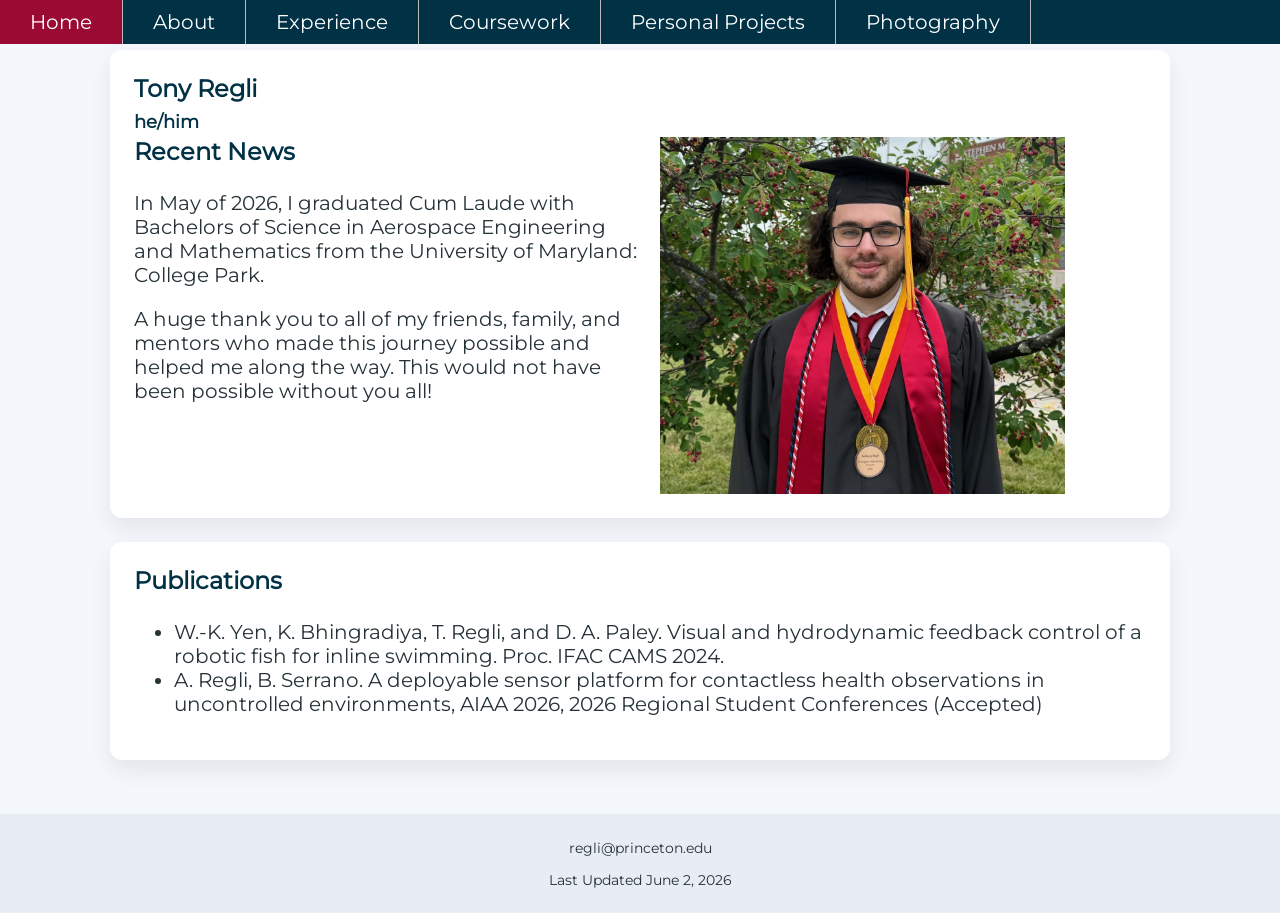
<file: index.html>
<!DOCTYPE html>
<html lang ="en">
<head>
<title>Tony Regli</title>
    <meta charset="UTF-8">
    <meta name="viewport" content="width=device-width, initial-scale=1">
    <title>Tony Regli</title>
    <link rel="stylesheet" href="css/styles.css" type="text/css">
</head>


<body>
  <header>
    <ul class="headerList">
      <li><a href = "index.html" class = "active">Home</a></li>
      <li><a href = "about.html">About </a></li>
      <li><a href = "experience.html">Experience</a></li>
      <li><a href = "coursework.html">Coursework</a></li>
      <li><a href = "projects.html"> Personal Projects</a></li>
      <li><a href = "photography.html"> Photography</a></li>
    </ul>
  </header>

  <main>
    <section>
      <h1 class = "homeH1">Tony Regli</h1>
      <h2>he/him</h2>
      <div class = "sectionBody">
            
            <div class = "leftHalf">
                <h1 class="homeH1"> Recent News</h1>
                <p>In May of 2026, I graduated Cum Laude with Bachelors of Science in Aerospace Engineering and Mathematics
                  from the University of Maryland: College Park.
                </p>
                <p>A huge thank you to all of my friends, family, and mentors who made this journey possible and helped me along the way.
                  This would not have been possible without you all!
                </p>
            </div>
            <div class = "rightHalf">  
              <img src="images/grad.png" alt = "Standing in front of a missile at Hill AFB">
            </div>
      </div>
    </section>


    <section>
      <h1 class = "homeH1">Publications</h1>
            <ul>
              <li>W.-K. Yen, K. Bhingradiya, T. Regli, and D. A. Paley. Visual and hydrodynamic feedback control of a robotic fish for inline
swimming. Proc. IFAC CAMS 2024.</li>
              <li>A. Regli, B. Serrano. A deployable sensor platform for contactless health observations in uncontrolled environments, AIAA 2026, 2026 Regional Student Conferences (Accepted)</li>
            </ul>
      
    </section>
  </main>
  
  <footer>
    <p>regli@princeton.edu</p>
    <p>Last Updated June 2, 2026</p>
  </footer>
</body>
</html>
</file>
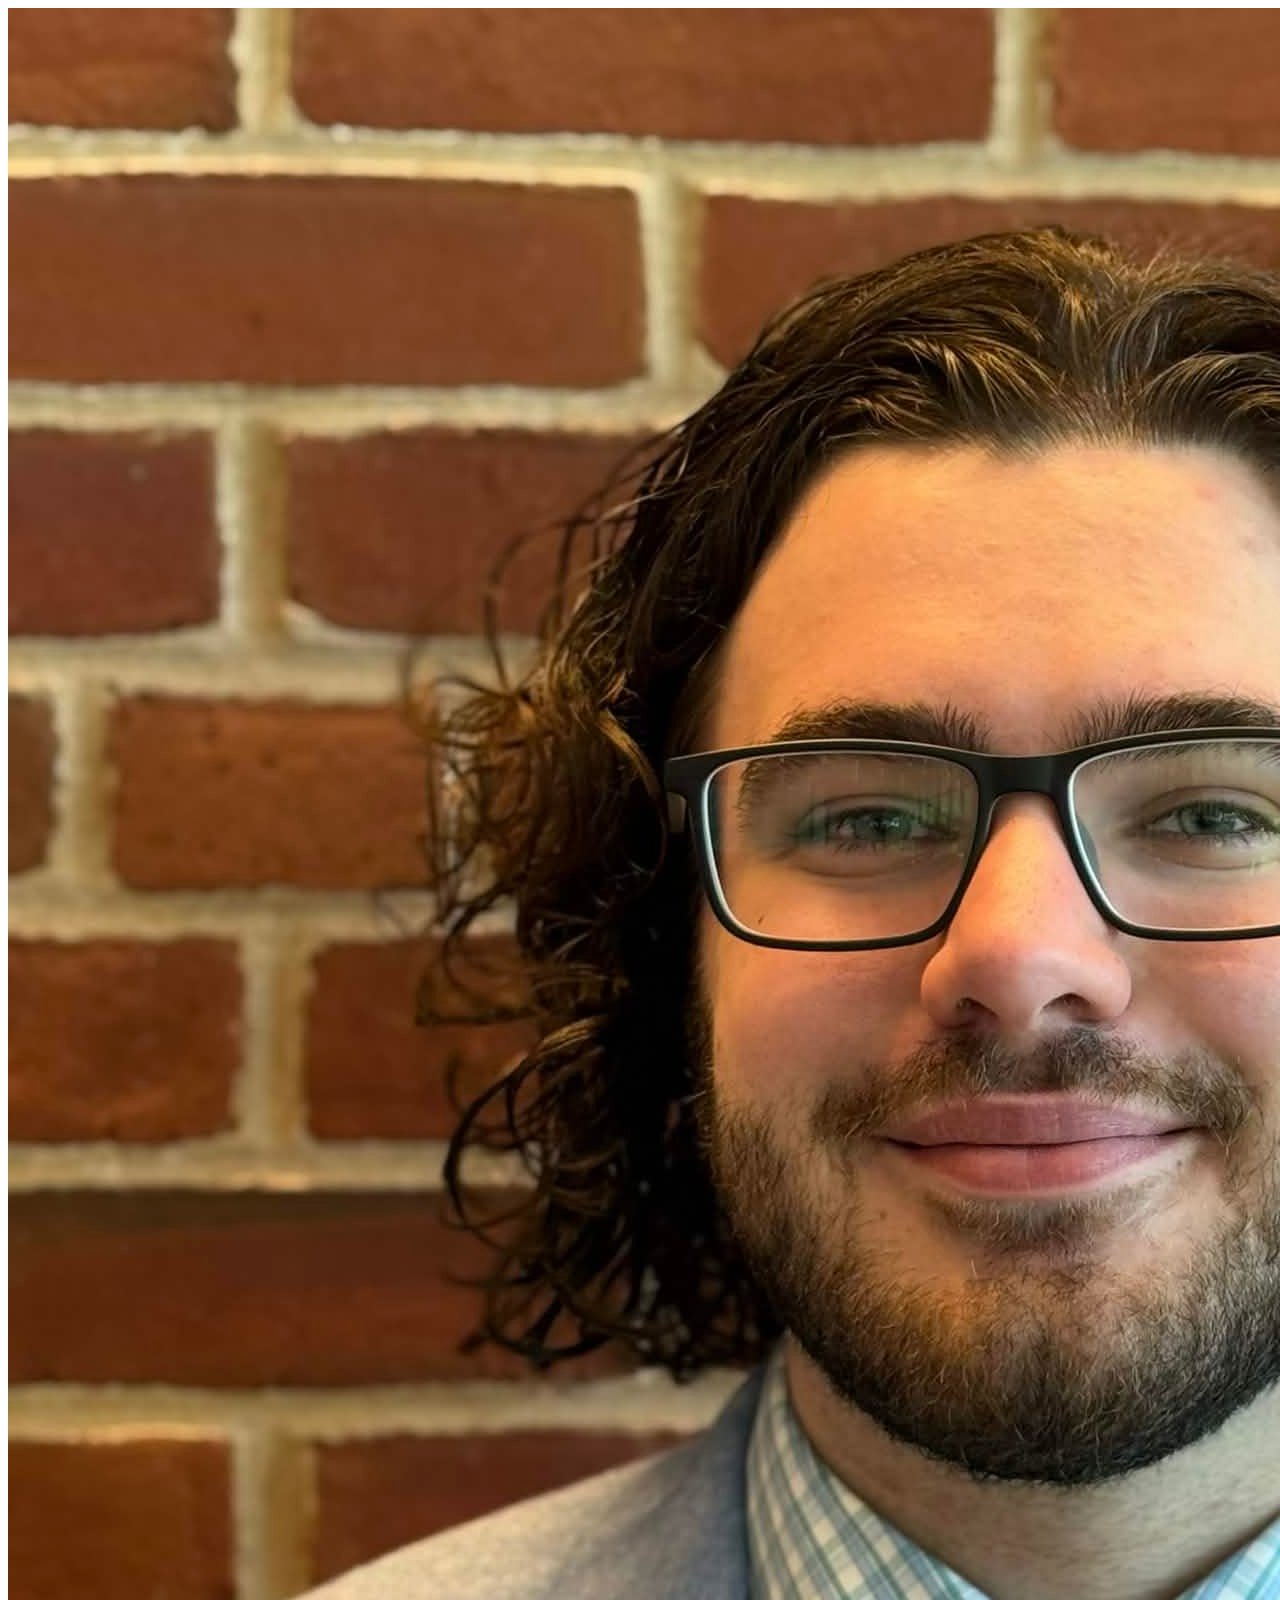
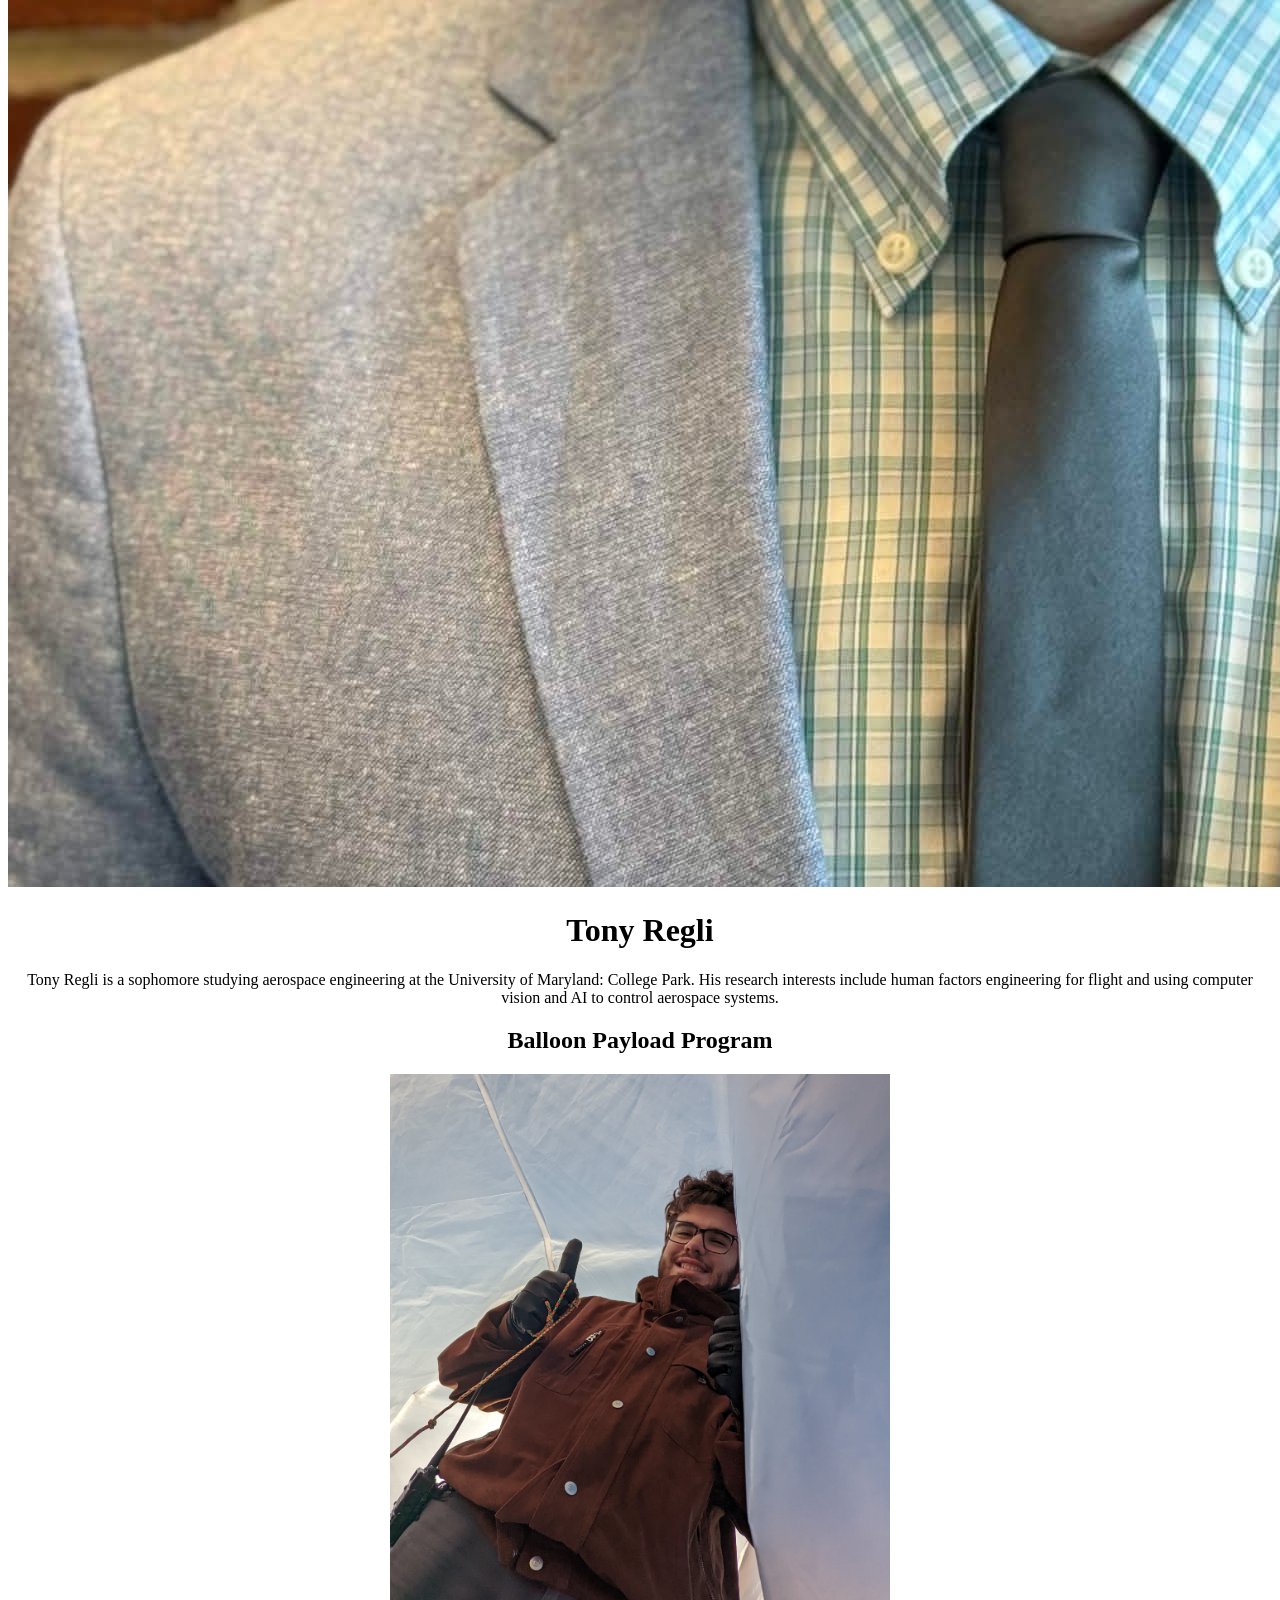
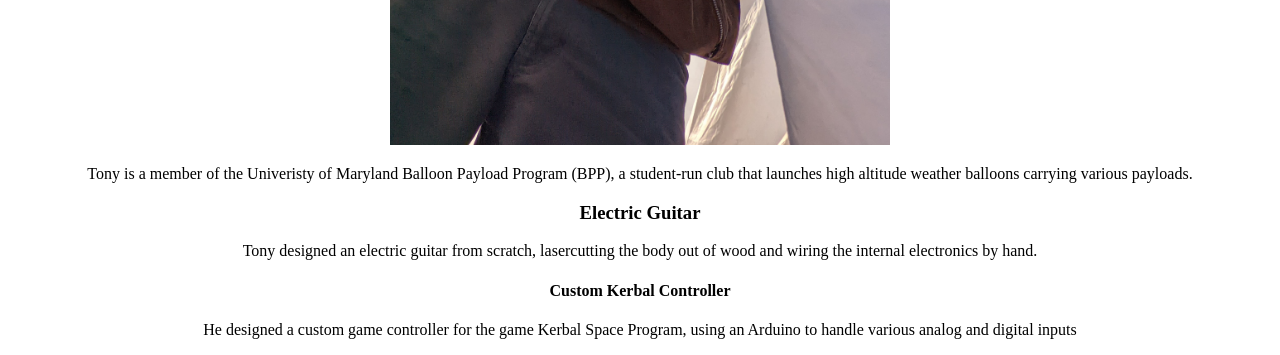
<file: projects/index.html>
<!DOCTYPE html>
<html>

<head>
    <title>Tony Regli - Projects</title>
    <link rel="icon" type="image/png" href="images/favicon-32x32.png" sizes="32x32" />
    <link rel="icon" type="image/png" href="iamges/favicon-16x16.png" sizes="16x16" />
</head>

<body>
    <center><img src="../images/headshot.jpg" alt="Face"/></center>
    <h1><center>Tony Regli</center></h1>
    <p><center>Tony Regli is a sophomore studying aerospace engineering at the University of Maryland: College Park. His research interests include human factors engineering for flight and using computer vision and AI to control aerospace systems.</center></p>


    <h2><center>Balloon Payload Program</center></h2>
    <center><img src="../images/bpp.jpg" alt="Bpp" width="500"/></center>
    <p><center>Tony is a member of the Univeristy of Maryland Balloon Payload Program (BPP), a student-run club that launches high altitude weather balloons carrying various payloads.</center></p>

    <h3><center>Electric Guitar</center></h3>
    <p><center>Tony designed an electric guitar from scratch, lasercutting the body out of wood and wiring the internal electronics by hand.</center></p>

    <h4><center>Custom Kerbal Controller</center></h4>
    <p><center>He designed a custom game controller for the game Kerbal Space Program, using an Arduino to handle various analog and digital inputs</center></p>

    
</body>

</html>
</file>
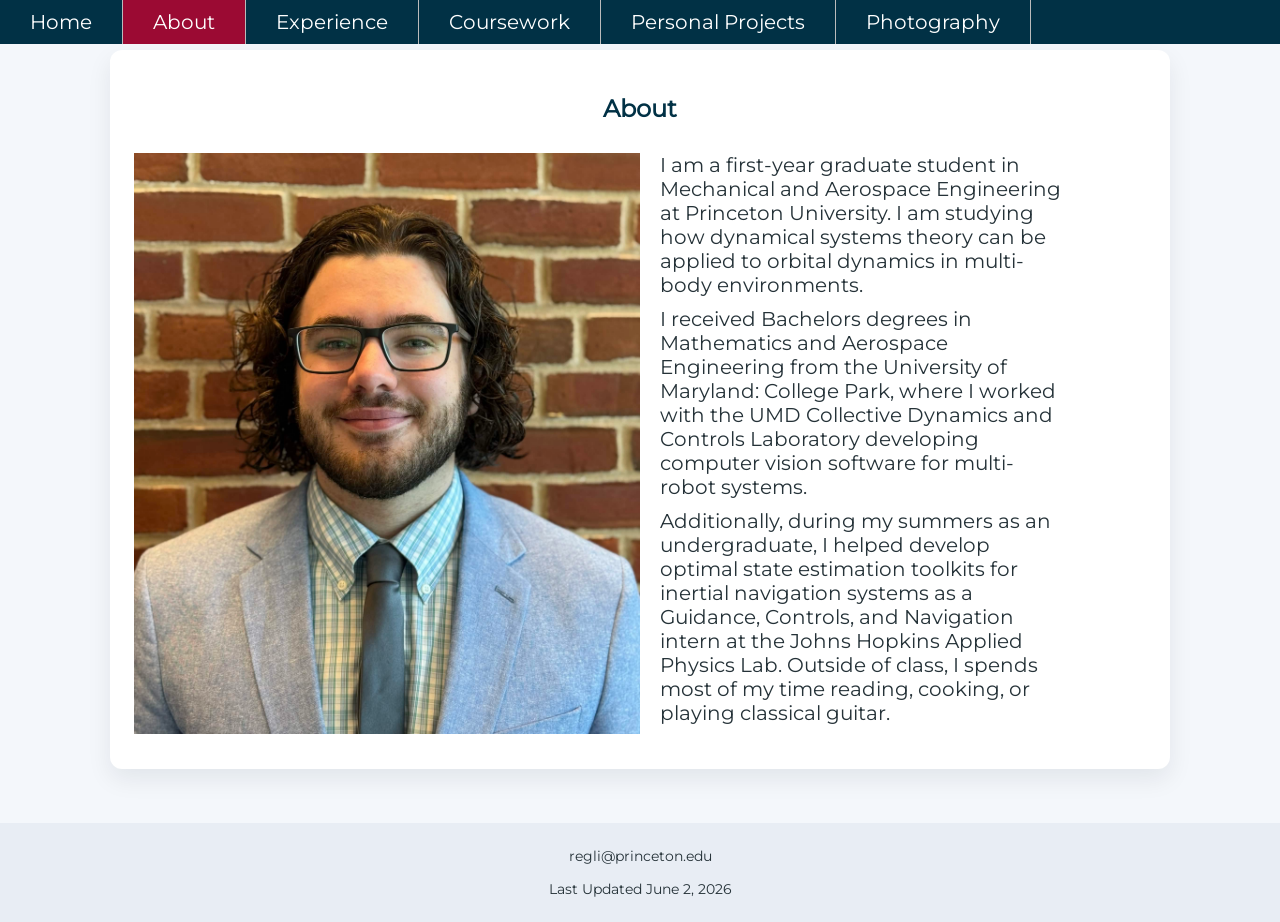
<file: about.html>
<!DOCTYPE html>
<html lang ="en">
<head>
<title>Tony Regli</title>
    <meta charset="UTF-8">
    <meta name="viewport" content="width=device-width, initial-scale=1">
    <title>Tony Regli</title>
    <link rel="stylesheet" href="css/styles.css" type="text/css">
</head>


<body>
  <header>
    <ul class="headerList">
      <li><a href = "index.html">Home</a></li>
      <li><a href = "about.html" class = "active">About </a></li>
      <li><a href = "experience.html">Experience</a></li>
      <li><a href = "coursework.html">Coursework</a></li>
      <li><a href = "projects.html"> Personal Projects</a></li>
      <li><a href = "photography.html"> Photography</a></li>
    </ul>
  </header>

  <main>
    <section>
        <h1 class = "aboutH1"><center>About</center></h1>
        <div class = "sectionBody">
            <div class = "leftHalf">
                <img src="images/headshot.jpg" alt = "headshot">
            </div>
            <div class = "rightHalf">  
                <p> I am a first-year graduate student in Mechanical and Aerospace Engineering at Princeton University. I am studying how dynamical systems theory can be applied to orbital dynamics in multi-body environments. </p>
                <p> I received Bachelors degrees in Mathematics and Aerospace Engineering from the University of Maryland: College Park, where I worked with the UMD Collective Dynamics and Controls Laboratory developing computer vision software for multi-robot systems. </p>
                <p>Additionally, during my summers as an undergraduate, I helped develop optimal state estimation toolkits for inertial navigation systems as a Guidance, Controls, and Navigation intern at the Johns Hopkins Applied Physics Lab. Outside of class, I spends most of my time reading, cooking, or playing classical guitar.</p></p>
            </div>
        </div>
    </section>
  </main>
  <footer>
    <p>regli@princeton.edu</p>
    <p>Last Updated June 2, 2026</p>
  </footer>
</body>
</html>
</file>
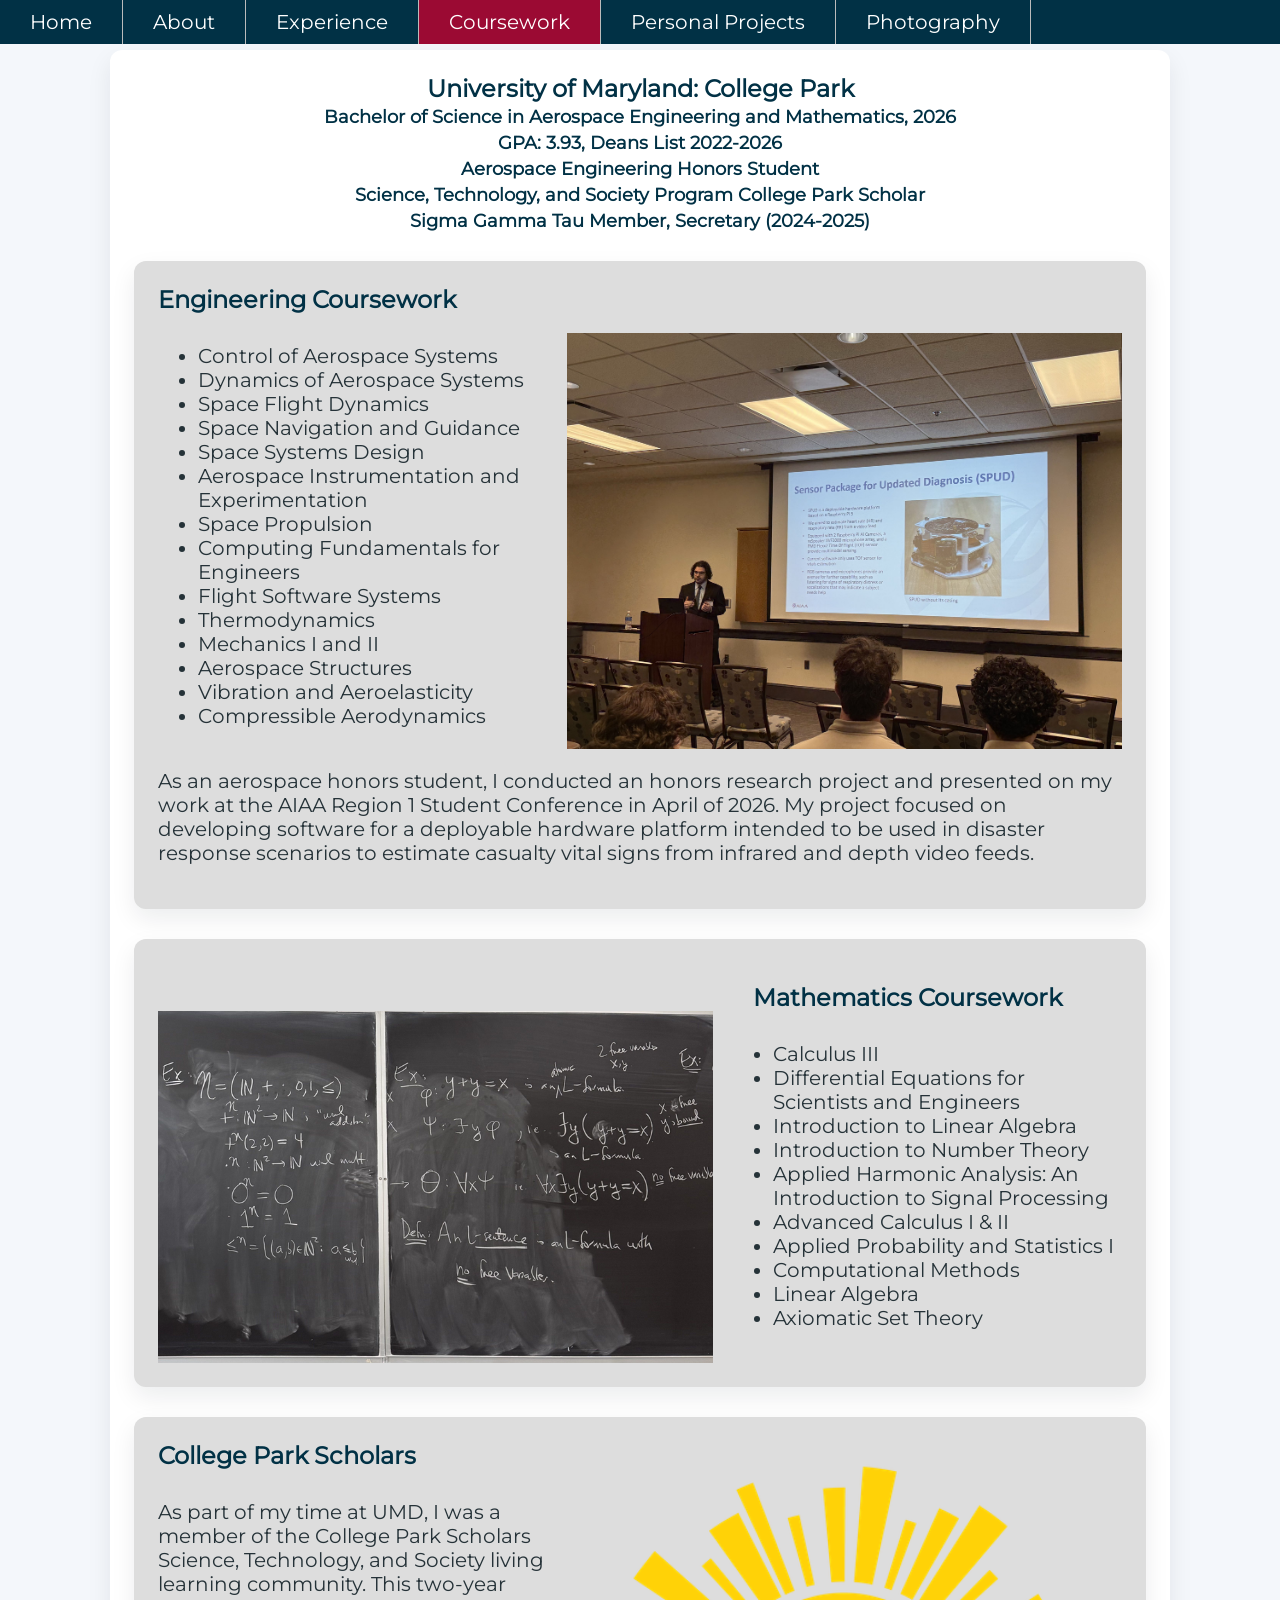
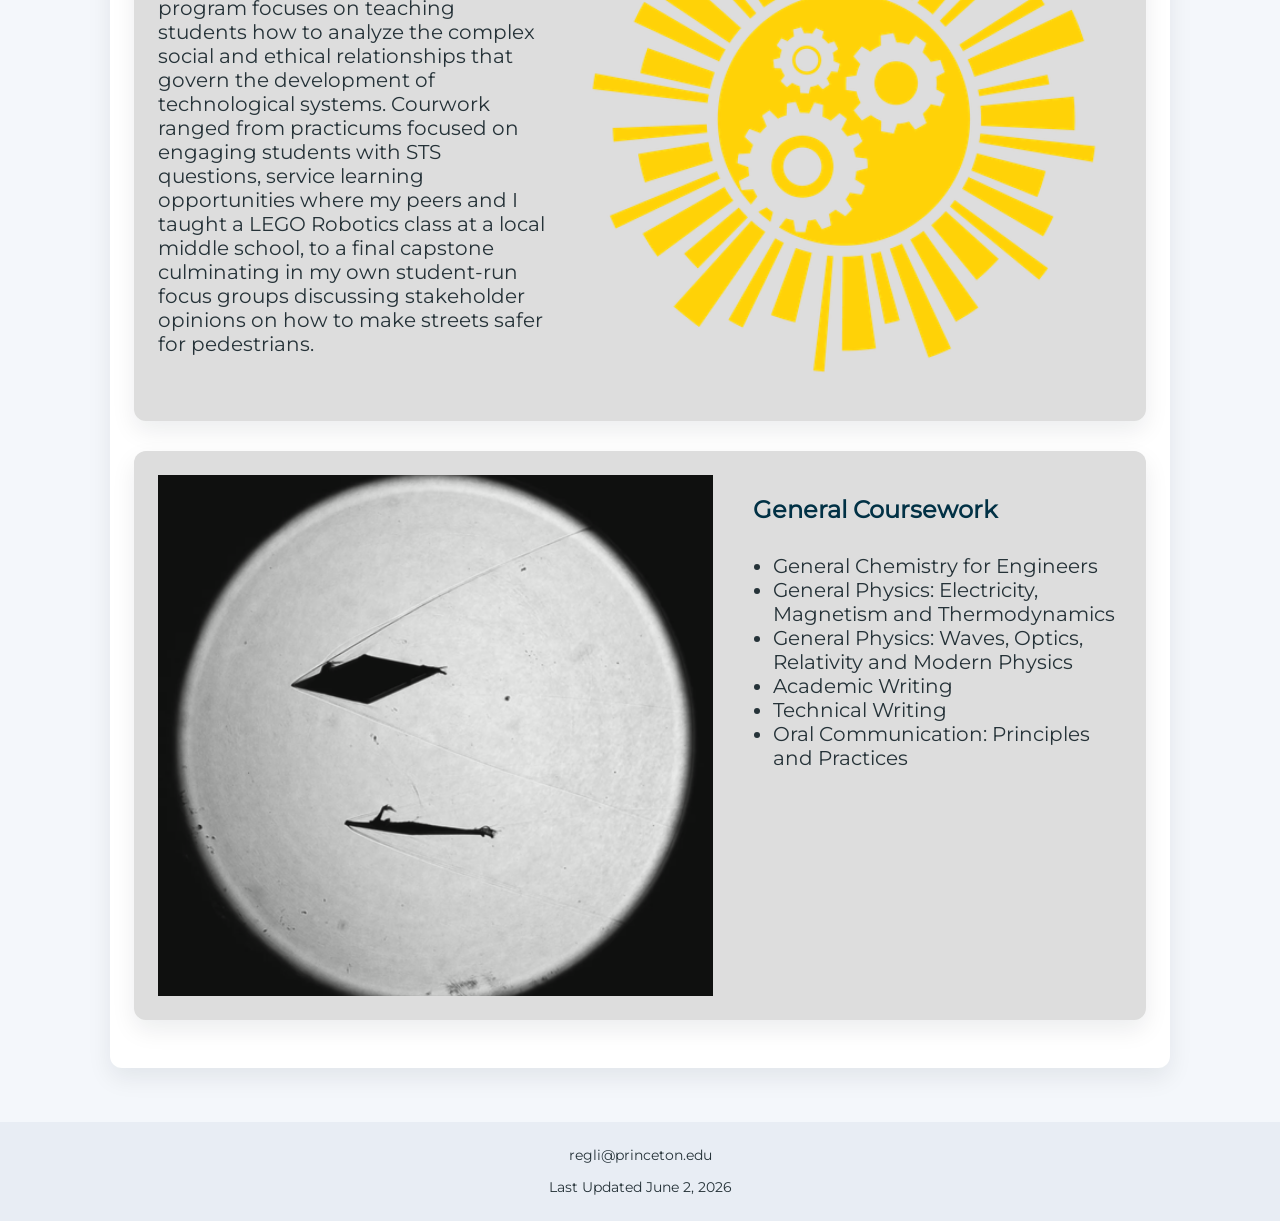
<file: coursework.html>
<!DOCTYPE html>
<html lang ="en">
<head>
<title>Tony Regli</title>
    <meta charset="UTF-8">
    <meta name="viewport" content="width=device-width, initial-scale=1">
    <title>Tony Regli</title>
    <link rel="stylesheet" href="css/styles.css" type="text/css">
</head>


<body>
  <header>
    <ul class="headerList">
      <li><a href = "index.html">Home</a></li>
      <li><a href = "about.html">About </a></li>
      <li><a href = "experience.html">Experience</a></li>
      <li><a href = "coursework.html" class = "active">Coursework</a></li>
      <li><a href = "projects.html"> Personal Projects</a></li>
      <li><a href = "photography.html"> Photography</a></li>
    </ul>
  </header>

  <main>
    <section>
      <center>
      <h1>University of Maryland: College Park</h1>
      <h2>Bachelor of Science in Aerospace Engineering and Mathematics, 2026</h2>
      <h2>GPA: 3.93, Deans List 2022-2026</h2>
      <h2>Aerospace Engineering Honors Student</h2>
      <h2>Science, Technology, and Society Program College Park Scholar</h2> <!--how do i list this, this is clunky-->
      <h2>Sigma Gamma Tau Member, Secretary (2024-2025)</h2>
      </center>
      <section class = "subsection">
      <div class = "sectionBody">
            <div class = "leftHalfClass">
                <h1 class = "aboutH1">Engineering Coursework</h1>
                <ul>
                  <li>Control of Aerospace Systems</li>
                  <li>Dynamics of Aerospace Systems</li>
                  <li>Space Flight Dynamics</li>
                  <li>Space Navigation and Guidance</li>
                  <li>Space Systems Design</li>
                  <li>Aerospace Instrumentation and Experimentation</li>
                  <li>Space Propulsion</li>
                  <li>Computing Fundamentals for Engineers</li>
                  <li>Flight Software Systems</li>
                  <li>Thermodynamics</li>
                  <li>Mechanics I and II</li>
                  <li>Aerospace Structures</li>
                  <li>Vibration and Aeroelasticity</li>
                  <li>Compressible Aerodynamics</li>
                </ul>
            </div>
            <div class = "rightHalfClass">  
              <br>
              <br>
              <img src = images/presentation_1300x975.png>
            </div>
        </div>
        <p>As an aerospace honors student, I conducted an honors research project and presented on my work
                  at the AIAA Region 1 Student Conference in April of 2026. My project focused on developing
                  software for a deployable hardware platform intended to be used in disaster response scenarios
                  to estimate casualty vital signs from infrared and depth video feeds.</p>
        </section>

      <section class = "subsection">
      <div class = "sectionBody">
            <div class = "leftHalfClass2">
              <br>
              <br>
                <img src = images/math_800x507.png>
            </div>
            <div class = "rightHalfClass2">  
              <h1 class = "aboutH1">Mathematics Coursework</h1>
                <ul>
                  <li>Calculus III</li>
                  <li>Differential Equations for Scientists and Engineers</li>
                  <li>Introduction to Linear Algebra</li>
                  <li>Introduction to Number Theory</li>
                  <li>Applied Harmonic Analysis: An Introduction to Signal Processing</li>
                  <li>Advanced Calculus I & II</li>
                  <li>Applied Probability and Statistics I</li>
                  <li>Computational Methods</li>
                  <li>Linear Algebra</li>
                  <li>Axiomatic Set Theory</li>
                </ul>
            </div>
        </div>
        </section>

      <section class = "subsection">
      <div class = "sectionBody">
            <div class = "leftHalfClass">
                <h1 class = "aboutH1">College Park Scholars</h1>
                <p>As part of my time at UMD, I was a member of the College Park Scholars Science, Technology, and Society
                  living learning community. This two-year program focuses on teaching students how to analyze the complex
                  social and ethical relationships that govern the development of technological systems.
                  
                  Courwork ranged from practicums focused on engaging students with STS questions, service learning opportunities where my peers
                  and I taught a LEGO Robotics class at a local middle school, to a final capstone culminating in my own student-run 
                  focus groups discussing stakeholder opinions on how to make streets safer for pedestrians.
                </p>
            </div>
            <div class = "rightHalfClass">  
              <img src = images/scholars.png>
            </div>
        </div>
      </section>

      <section class = "subsection">
      <div class = "sectionBody">
            <div class = "leftHalfClass2">
                <img src = images/shock.png>
            </div>
            <div class = "rightHalfClass2">  
              <h1 class = "aboutH1">General Coursework</h1>
                <ul>
                  <li>General Chemistry for Engineers</li>
                  <li>General Physics: Electricity, Magnetism and Thermodynamics</li>
                  <li>General Physics: Waves, Optics, Relativity and Modern Physics</li>
                  <li>Academic Writing</li>
                  <li>Technical Writing</li>
                  <li>Oral Communication: Principles and Practices</li>
                </ul>
            </div>
        </div>
      </section>
    </section>


    
  </main>
  
  <footer>
    <p>regli@princeton.edu</p>
    <p>Last Updated June 2, 2026</p>
  </footer>
</body>
</html>
</file>
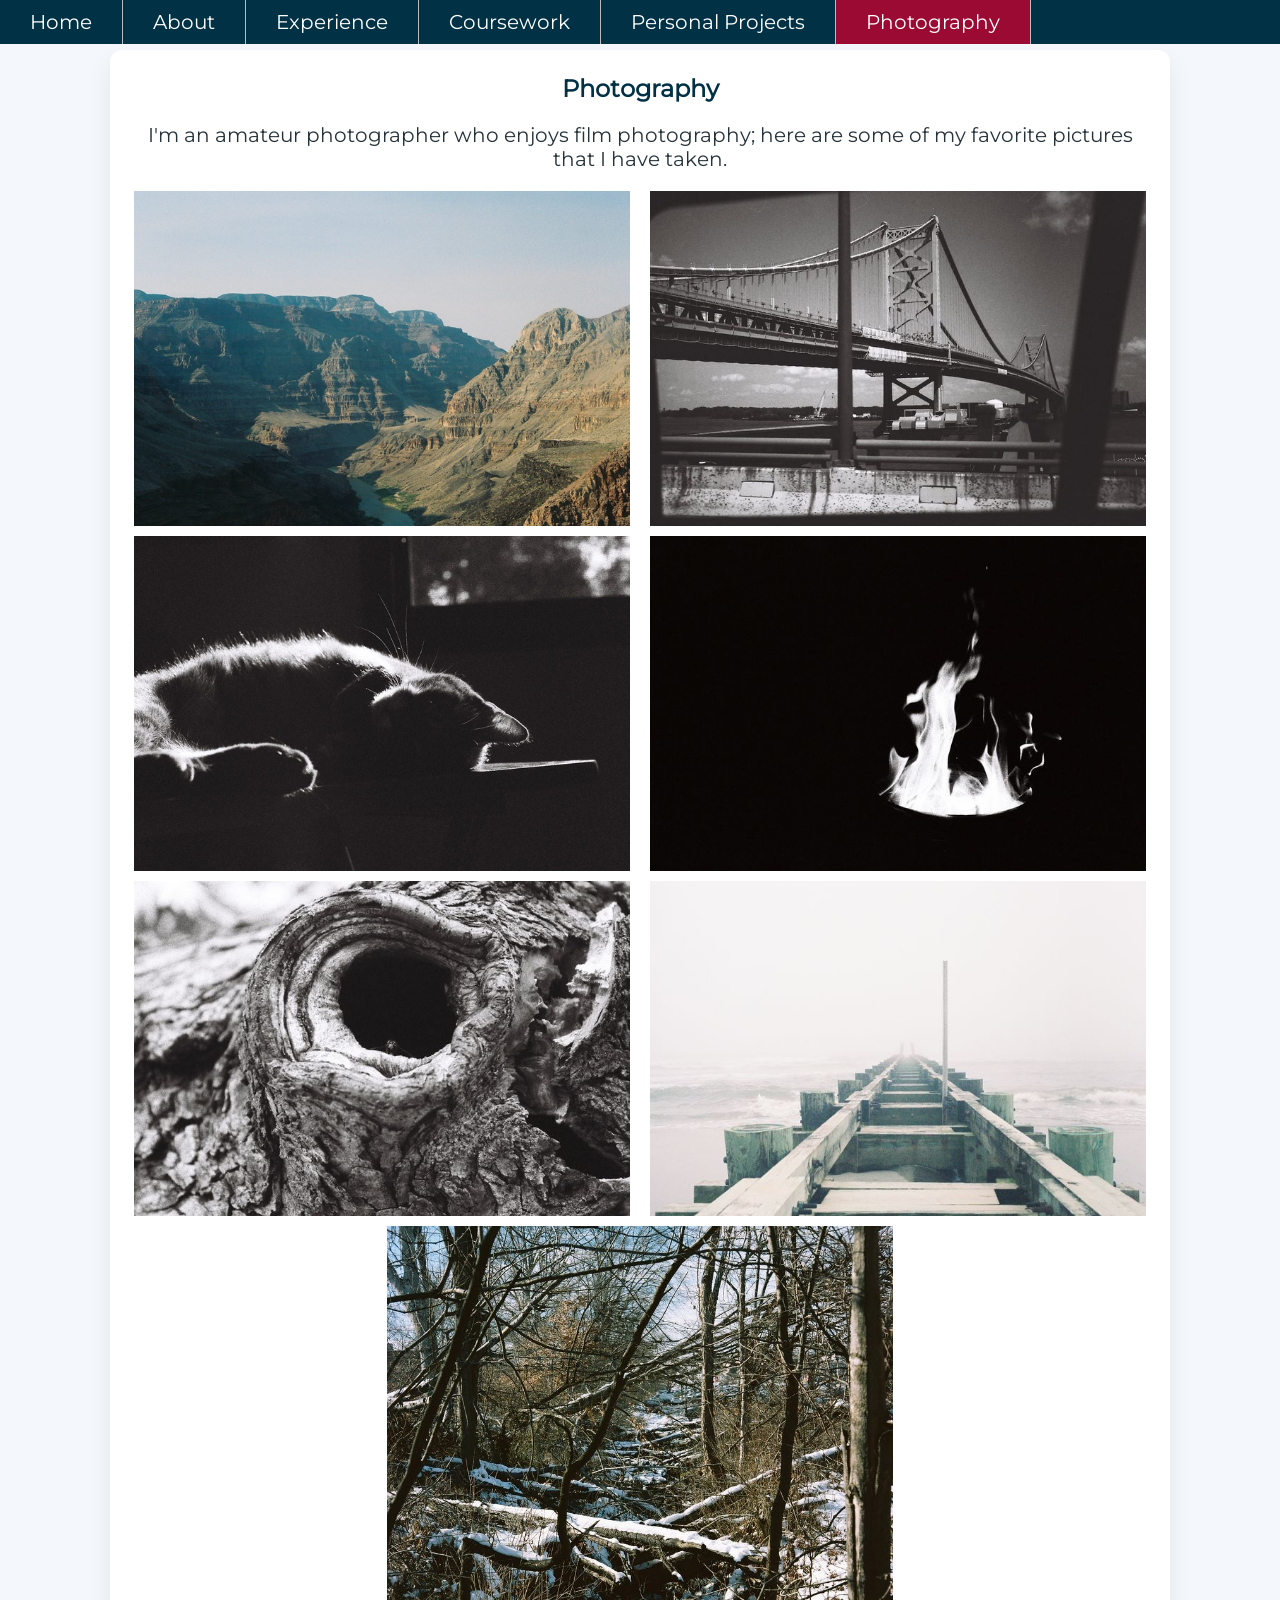
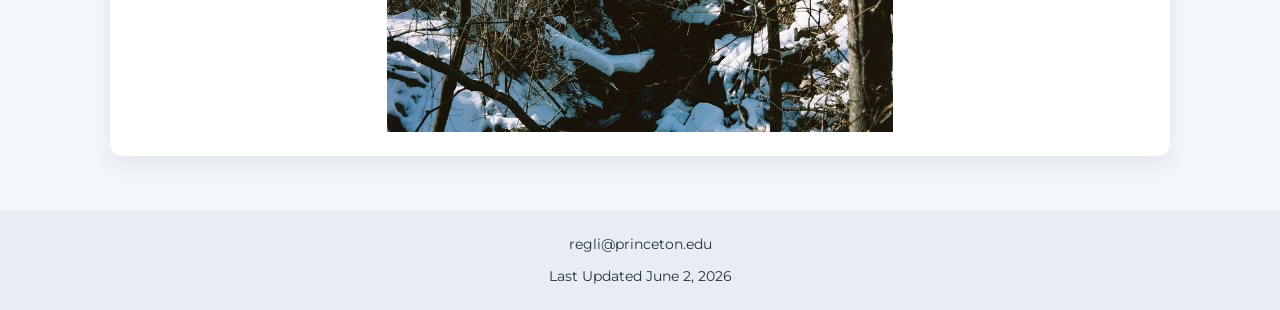
<file: photography.html>
<!DOCTYPE html>
<html lang ="en">
<head>
<title>Tony Regli</title>
    <meta charset="UTF-8">
    <meta name="viewport" content="width=device-width, initial-scale=1">
    <title>Tony Regli</title>
    <link rel="stylesheet" href="css/styles.css" type="text/css">
</head>


<body>
  <header>
    <ul class="headerList">
      <li><a href = "index.html">Home</a></li>
      <li><a href = "about.html">About </a></li>
      <li><a href = "experience.html">Experience</a></li>
      <li><a href = "coursework.html">Coursework</a></li>
      <li><a href = "projects.html"> Personal Projects</a></li>
      <li><a href = "photography.html" class = "active"> Photography</a></li>
    </ul>
  </header>

  <main>
    <section><center>
        <h1>Photography</h1>
        <p>I'm an amateur photographer who enjoys film photography; here are some 
            of my favorite pictures that I have taken.</p>
        </center>
        <div class = "photoWall">
            <div >
                <img src = "images/photography/canyon_700x473.png" alt = "Grand Canyon">
            </div>
            <div >  
              <img src="images/photography/bridge_700x473.png" alt = "The Ben Franklin Bridge" >
            </div>
        </div>
        <div class = "photoWall">
            <div>
                <img src = "images/photography/rosie_700x472.png" alt = "My cat rosie">
            </div>
            <div >  
              <img src="images/photography/fire_700x473.jpg" alt = "Black and white image of a campfire" >
            </div>
        </div>
        <div class = "photoWall">
            <div>
                <img src = "images/photography/bug_700x473.jpg" alt = "A bug on a tree">
            </div>
            <div >  
              <img src="images/photography/beach_700x473.jpg" alt = "A beach pier" >
            </div>
        </div>
        <center>
            <img src = "images/photography/woods_800x800.jpg" width = 50% alt = "Snowy trees">
        </center>
    </section>


    
  </main>
  <footer>
    <p>regli@princeton.edu</p>
    <p>Last Updated June 2, 2026</p>
  </footer>
</body>
</html>
</file>
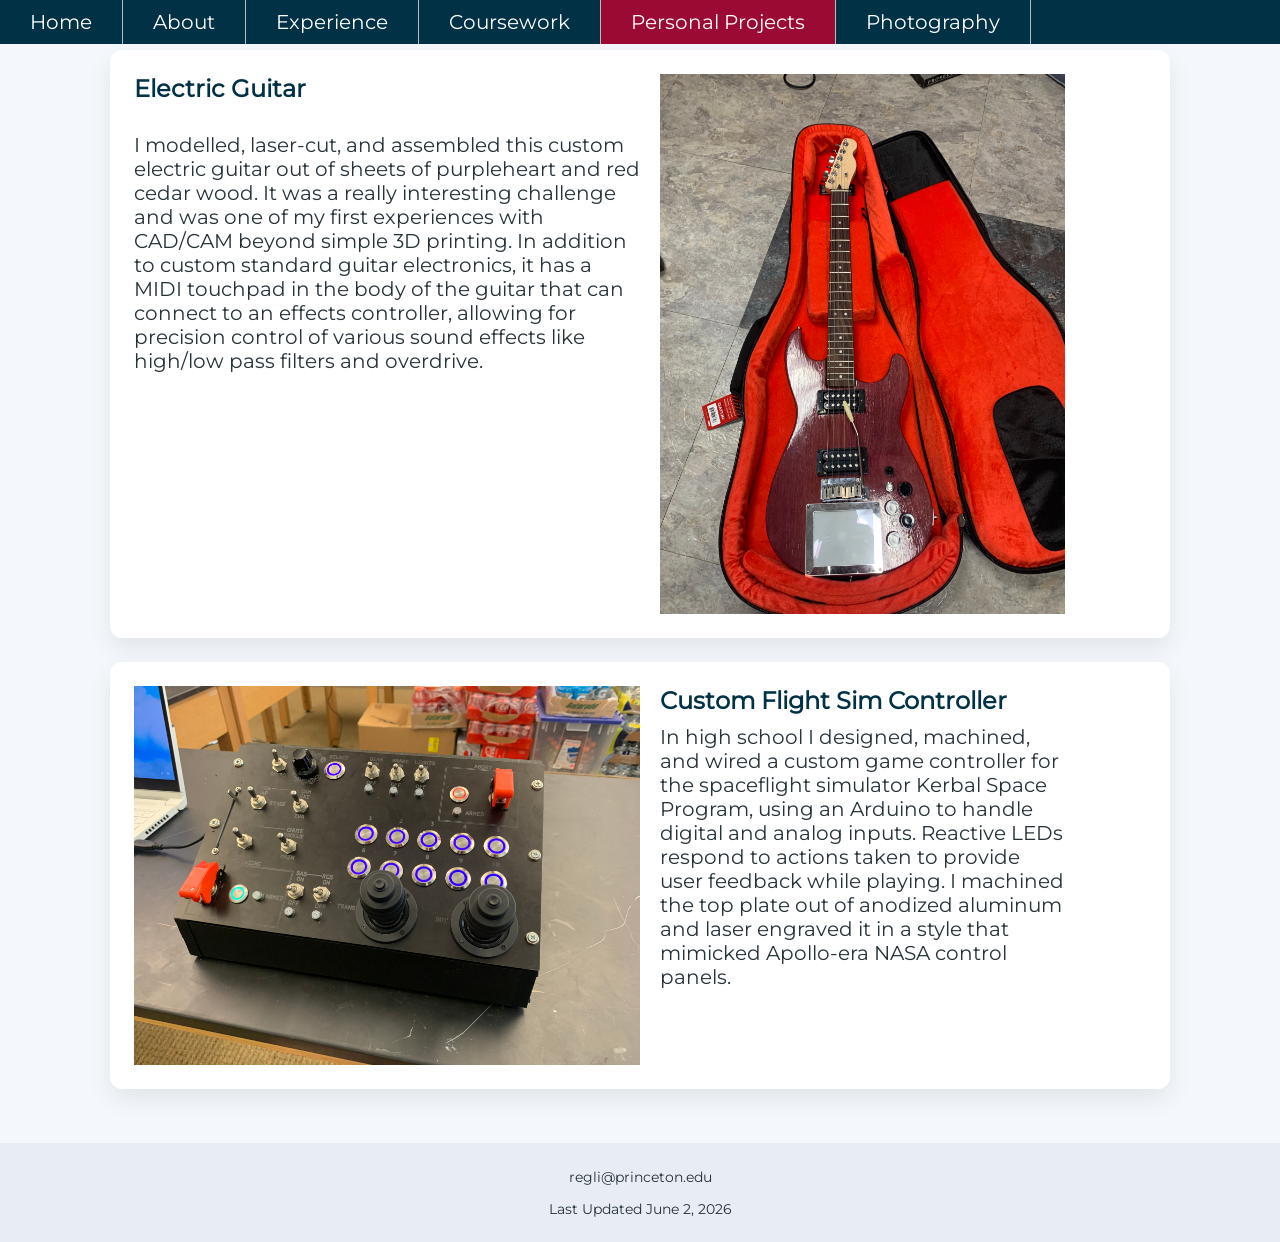
<file: projects.html>
<!DOCTYPE html>
<html lang ="en">
<head>
<title>Tony Regli</title>
    <meta charset="UTF-8">
    <meta name="viewport" content="width=device-width, initial-scale=1">
    <title>Tony Regli</title>
    <link rel="stylesheet" href="css/styles.css" type="text/css">
</head>


<body>
  <header>
    <ul class="headerList">
      <li><a href = "index.html">Home</a></li>
      <li><a href = "about.html">About </a></li>
      <li><a href = "experience.html">Experience</a></li>
      <li><a href = "coursework.html">Coursework</a></li>
      <li><a href = "projects.html" class = "active"> Personal Projects</a></li>
      <li><a href = "photography.html"> Photography</a></li>
    </ul>
  </header>

  <main>
    <section>
        <div class = "sectionBody">
            <div class = "leftHalf">
                <h1 class = "aboutH1">Electric Guitar</h1>
                <p>I modelled, laser-cut, and assembled this custom electric guitar out of sheets of purpleheart and red cedar wood. It was a really interesting challenge and was one of my first experiences with CAD/CAM beyond simple 3D printing. In addition to custom standard guitar electronics, it has a MIDI touchpad 
                in the body of the guitar that can connect to an effects controller, allowing for precision control of various sound effects like high/low pass filters and overdrive. </p>
            </div>
            <div class = "rightHalf">  
              <img src="images/guitar.jpg" alt = "My own custom guitar" >
            </div>
        </div>
    </section>


    <section>
        <div class = "sectionBody">
            <div class = "leftHalf">
                <img src="images/controller1.JPG" alt = "Kerbal Space Program Controller">
            </div>
            <div class = "rightHalf">  
              <h1 class = "aboutH1">Custom Flight Sim Controller</h1>
                <p>In high school I designed, machined, and wired a custom game controller 
                  for the spaceflight simulator Kerbal Space Program, using an Arduino to 
                  handle digital and analog inputs. Reactive LEDs respond to actions taken
                  to provide user feedback while playing. I machined the top plate out of 
                  anodized aluminum and laser engraved it in a style that mimicked Apollo-era
                  NASA control panels.
                </p>
                </p>
            </div>
        </div>
    </section>
    
  </main>
  <footer>
    <p>regli@princeton.edu</p>
    <p>Last Updated June 2, 2026</p>
  </footer>
</body>
</html>
</file>
<file: css/styles.css>
* {
  box-sizing: border-box;
}
@font-face{
  font-family: DejavuCustom;
  src: url("/fonts/DejaVuSans.ttf") format("truetype");
  font-weight: normal;
  font-style: normal;
}

@font-face{
  font-family: Montserrat;
  src: url("/fonts/Montserrat/Montserrat-VariableFont_wght.ttf") format("truetype");
  font-weight: normal;
  font-style: normal;
}



body {
  font-family: Montserrat, Roboto, sans-serif;
  font-style: normal;
  font-size: 20px;
  margin: 0;
  background: #f4f7fb;
  color: #253238;
}

.photoWall {
  display: flex;
  gap: 20px;
  margin-bottom: 10px;
}

header {
  color: #fff; /* change color of text */
  padding: 0px 0px 20px 0px; /* first number is distance of text from top */
  margin: 0;
  text-align: center;
}

main {
  max-width: 1100px;
  margin: 0 auto;
  padding: 30px 20px;
}

section {
  background: #fff;
  border-radius: 12px;
  padding: 24px;
  margin-bottom: 24px;
  box-shadow: 0 10px 25px rgba(15, 23, 42, 0.08);
}

.subsection {
  margin-top: 30px;
  background: #DDDDDD;
  border-radius: 12px;
  padding: 24px;
  margin-bottom: 24px;
  box-shadow: 0 10px 25px rgba(15, 23, 42, 0.08);
}

section h1{
  color: #013145;
  font-size: 1.5rem;
  margin: 0;
}

.homeH1{
  color: #013145;
  font-size: 1.5rem;
  padding-bottom: 5px;
}

.aboutH1{
  color: #013145;
  font-size: 1.5rem;
  padding-bottom: 10px;
  margin: 20px;
}

h1 {
  color: #013145;
  font-size: 1.5rem;
  margin: 0;
}

h2 {
  margin-top: 3px;;
  margin-bottom: 5px;
  font-size: 1.1rem;
  color: #013145;
}

section h2 {
  margin-top: 3px;;
  margin-bottom: 5px;
  font-size: 1.1rem;
  color: #013145;
}

footer {
  padding: 10px;
  text-align: center;
  background: #e8edf4;
  font-size: 0.9rem;
}

section{
  overflow: hidden;
}

.sectionBody{
  display: flex;
  gap: 20px;
}

img{
  max-width: 100%;
  height: auto;
  display: block;
}


.rightHalf{
  width: 40%;
}

.rightHalf h1{
  margin:0;
}


.rightHalf p{
  margin: 0;
  padding-bottom: 10px;

}

.rightHalf img{
  width:100%;
  height: auto;
  display: block;
}

.leftHalf{
  width:50%;
}

.leftHalf h1{
  margin: 0;
}

.leftHalf img{
  width:100%;
  height:auto;
  display:block;
}


.rightHalfClass{
  width: 100%;
}

.rightHalfClass p{
  margin: 0;
  text-align: center;
  padding-bottom: 10px;
}

.rightHalfClass h1{
  margin: 0;
}

.rightHalfClass img{
  width:100%;
  height: auto;
  display: block;
}

.leftHalfClass{
  width:70%;
}

.leftHalfClass h1{
  margin: 0;
}

.leftHalfClass img{
  width:100%;
  height:auto;
  display:block;
}

.rightHalfClass2{
  width: 70%;
}

.rightHalfClass2 p{
  margin: 0;
  text-align: center;
  padding-bottom: 10px;

}

.rightHalfClass2 img{
  width:100%;
  height: auto;
  display: block;
}

.leftHalfClass2{
  width:100%;
}

.leftHalfClass2 img{
  width:100%;
  height:auto;
  display:block;
}

ul.headerList {
  width: 100%;
  list-style-type: none;
  font-size: 20px;
  margin: 0;
  padding: 0;          /* small padding so edge items aren't flush */
  background-color: #013145;
  display: flex;
  align-items: center;
  position: fixed;
  top: 0;
}

ul.headerList li {
  float: left;
  border-right: 1px solid #bbbbbb;
}

ul.headerList li a {
  display: block;
  color: #FFFFFF;
  padding: 10px 30px;
  text-decoration: none;
  transition: background-color 0.2s ease;
}

ul.headerList li a:hover {
  background-color: #cd102e;
}

ul.headerList li a.active {
  background-color: #9b0a33;
}
</file>
